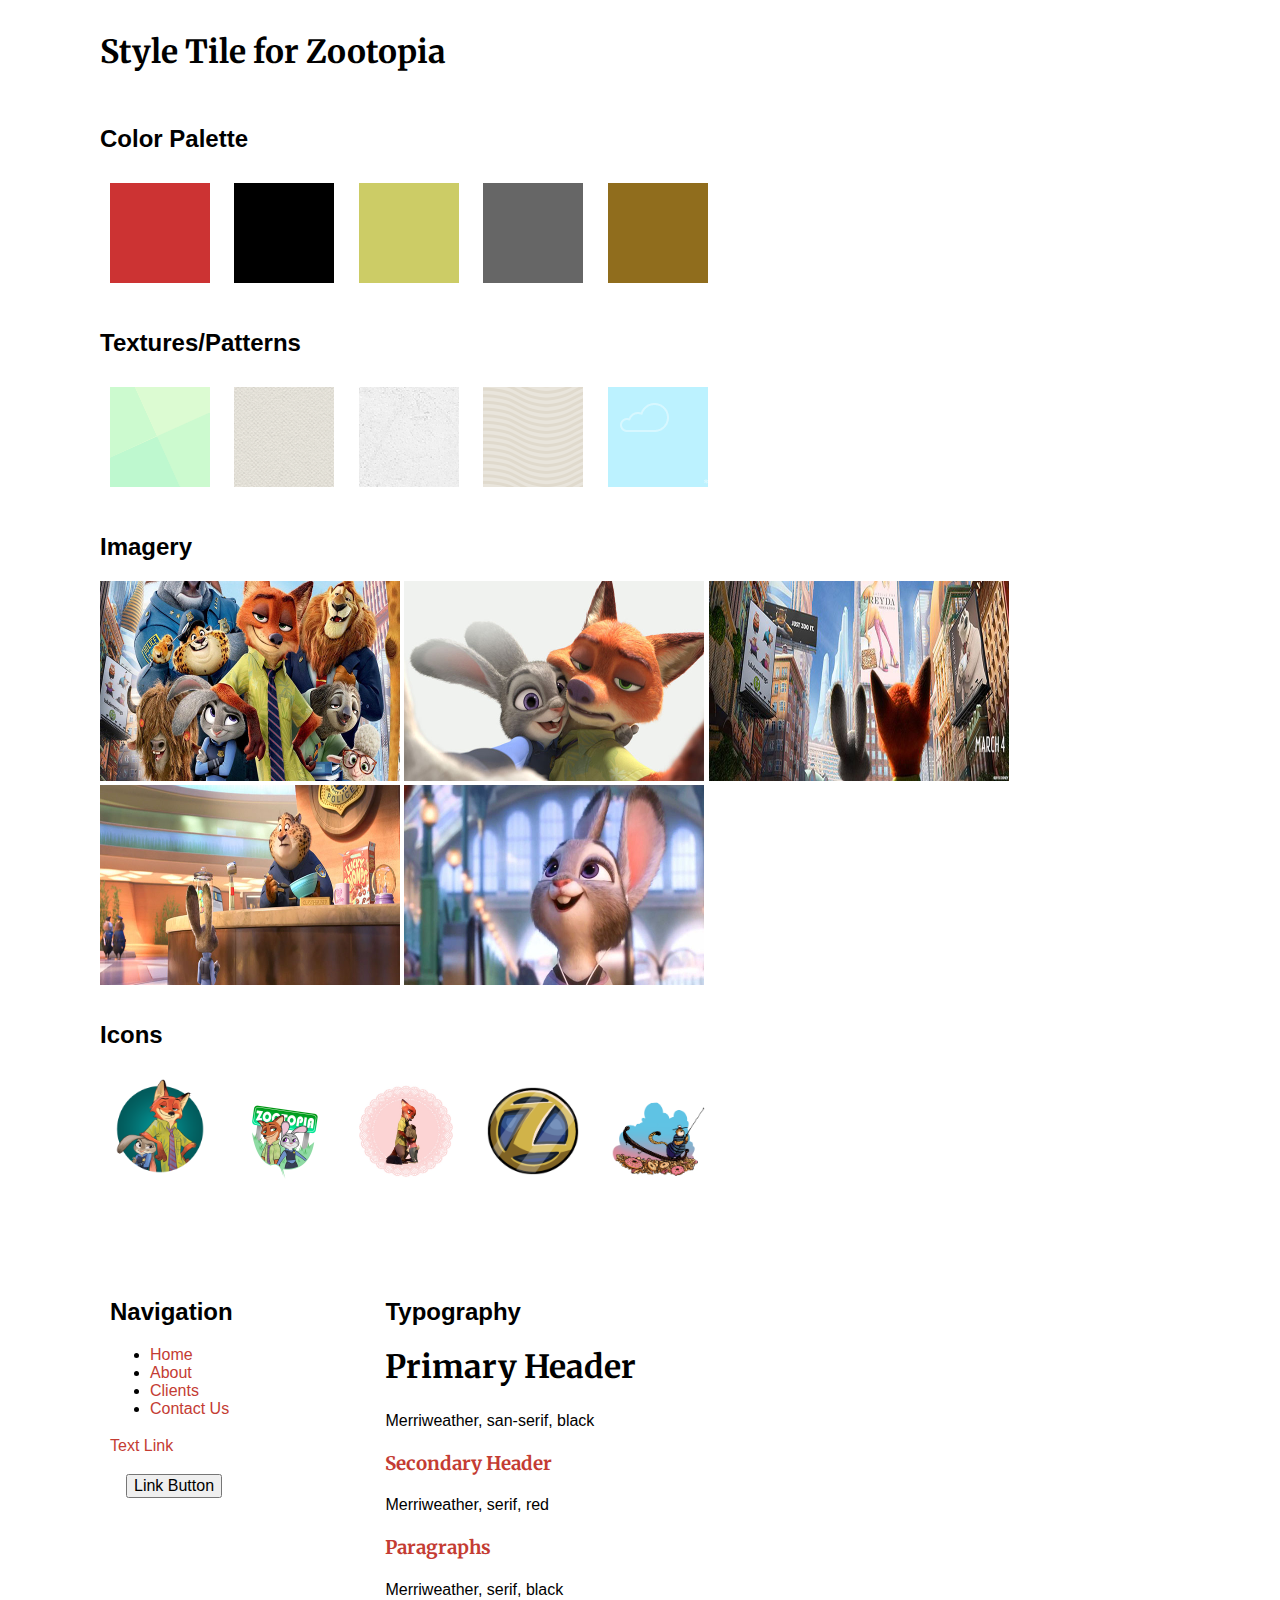
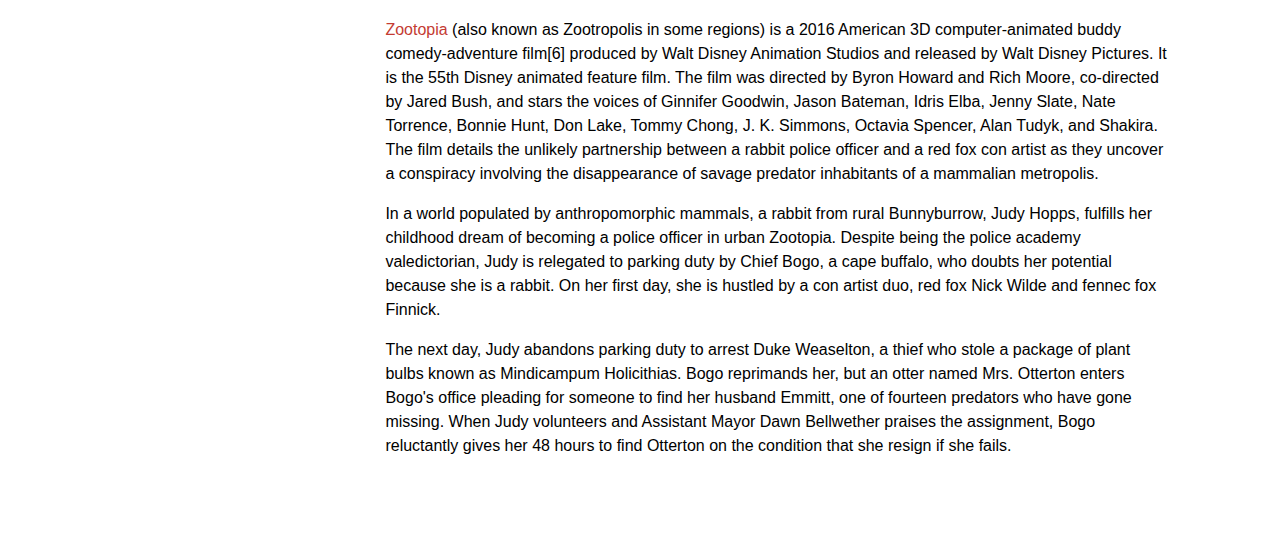
<file: style-tile/index.html>
<!doctype html>
<html lang="en">
<head>
  <meta charset="UTF-8" />
  <title>Style Tile for Zootopia</title>

 <link href='https://fonts.googleapis.com/css?family=Henny+Penny' rel='stylesheet' type='text/css'>    	
			
  <link rel="stylesheet" href="css/normalize.css">
  <link rel="stylesheet" href="css/grid.css">	
  <link rel="stylesheet" href="css/tile-template.css"> 			
  <link rel="stylesheet" href="css/styles.css">	
	
</head>
<body>
	

<!-- Project Info -->
	<section class="grid-container">
		<h1>Style Tile for Zootopia</h1>
	</section>

<!-- 
	Color Palette 
	* Add more colors to palette using: 
-->
	<section class="grid-container">
		<h2>Color Palette</h2>
		<div class="color-1"></div>
		<div class="color-2"></div>
		<div class="color-3"></div>
		<div class="color-4"></div>
		<div class="color-5"></div>		
	</section>

<!-- 
	Textues & Patterns 
	* Add more textures or patterns
-->
	<section class="grid-container">
		<h2>Textures/Patterns</h2>
		<div class="pattern-1"></div>
		<div class="pattern-2"></div>
		<div class="pattern-3"></div>
		<div class="pattern-4"></div>
		<div class="pattern-5"></div>
	</section>

<!-- 
	Imagery
-->
	<section class="grid-container">
		<h2>Imagery</h2>
		<div class="imagery-1">
			<img src="img/imagery1.jpg">
		</div>
		<div class="imagery-2">
			<img src="img/imagery2.jpg">
		</div>
		<div class="imagery-3">
			<img src="img/imagery3.jpg">
		</div>
		<div class="imagery-4">
			<img src="img/imagery4.jpeg">
		</div>
		<div class="imagery-5">
			<img src="img/imagery5.jpg">
		</div>
	</section>

<!-- 
	Icons
-->
	<section class="grid-container">
		<h2>Icons</h2>
		<div class="icon-1">
			<img src="img/icon1.png">
		</div>
		<div class="icon-2">
			<img src="img/icon2.png">
		</div>
		<div class="icon-3">
			<img src="img/icon3.jpg">
		</div>
		<div class="icon-4">
			<img src="img/icon4.png">
		</div>
		<div class="icon-5">
			<img src="img/icon5.png">
		</div>
	</section>	

<!-- Navigation -->
<section class="grid-container">
	
<!-- Primary Navigation -->	
	<section class="grid-3">
		<h2>Navigation</h2>
		<nav role='navigation'>
		  <ul>
		    <li><a href="#">Home</a></li>
		    <li><a href="#">About</a></li>
		    <li><a href="#">Clients</a></li>
		    <li><a href="#">Contact Us</a></li>
		  </ul>
		</nav>
		
		<p><a href="#">Text Link</a></p>
		<p><button>Link Button</button></p>

	</section>
		
	<!--  Typography Option 1 -->
	<section class="grid-9">				

		<h2>Typography</h2>

		<h1>Primary Header</h1>
		<p>Merriweather, san-serif, black</p>
		
		<h3>Secondary Header</h3>
		<p>Merriweather, serif, red</p>
		
		<h3>Paragraphs</h3>
		<p>Merriweather, serif, black</p>
			
        <p> <a href="#">Zootopia</a> (also known as Zootropolis in some regions) is a 2016 American 3D computer-animated buddy comedy-adventure film[6] produced by Walt Disney Animation Studios and released by Walt Disney Pictures. It is the 55th Disney animated feature film. The film was directed by Byron Howard and Rich Moore, co-directed by Jared Bush, and stars the voices of Ginnifer Goodwin, Jason Bateman, Idris Elba, Jenny Slate, Nate Torrence, Bonnie Hunt, Don Lake, Tommy Chong, J. K. Simmons, Octavia Spencer, Alan Tudyk, and Shakira. The film details the unlikely partnership between a rabbit police officer and a red fox con artist as they uncover a conspiracy involving the disappearance of savage predator inhabitants of a mammalian metropolis. </p>
			
		<p>In a world populated by anthropomorphic mammals, a rabbit from rural Bunnyburrow, Judy Hopps, fulfills her childhood dream of becoming a police officer in urban Zootopia. Despite being the police academy valedictorian, Judy is relegated to parking duty by Chief Bogo, a cape buffalo, who doubts her potential because she is a rabbit. On her first day, she is hustled by a con artist duo, red fox Nick Wilde and fennec fox Finnick.</p>

		<p>The next day, Judy abandons parking duty to arrest Duke Weaselton, a thief who stole a package of plant bulbs known as Mindicampum Holicithias. Bogo reprimands her, but an otter named Mrs. Otterton enters Bogo's office pleading for someone to find her husband Emmitt, one of fourteen predators who have gone missing. When Judy volunteers and Assistant Mayor Dawn Bellwether praises the assignment, Bogo reluctantly gives her 48 hours to find Otterton on the condition that she resign if she fails.</p>
	</section>



</section>


</body>
</html>
</file>
<file: style-tile/css/grid.css>
/* Global
================================ */

* {
	-webkit-box-sizing: border-box;
	-moz-box-sizing: border-box;
	box-sizing: border-box;
}


.grid-container {
	padding-left: 10px;
	padding-right: 10px;
	margin-left: auto;
	margin-right: auto;
}
img {
	width: 100%;
}

/* Media Queries
================================ */

@media (min-width: 1px) and (max-width: 767px)  {
	.grid-container > [class^="grid-"] {
		padding-top: 5px;
		padding-bottom: 5px;
	}
	.hide-mobile {
		display: none;
	}
}

@media (min-width: 768px) {

	/* Columns
	================================ */

	.grid-container > [class^="grid-"] {
		float: left;
		min-height: 1px;
		padding-left: 10px;
		padding-right: 10px;
		margin-left: 2%;
	}
	.grid-container > [class^="grid-"]:first-child {
		margin-left: 0;
	}
	.grid-container > [class^="grid-"]:last-child {
		float: right;
	}

	/* Columns are 65px wide, with 20px gutters
	=========================================== */

	.grid-1 {
		width: 6.5%;
	}
	.grid-2 {
		width: 15%;
	}
	.grid-3 {
		width: 23.5%;
	}
	.grid-4 {
		width: 32%;
	}
	.grid-5 {
		width: 40.5%;
	}
	.grid-6 {
		width: 49%;
	}
	.grid-7 {
		width: 57.5%;
	}
	.grid-8 {
		width: 66%;
	}
	.grid-9 {
		width: 74.5%;
	}
	.grid-10 {
		width: 83%;
	}
	.grid-11 {
		width: 91.5%;
	}
	.grid-12 {
		width: 100%;
	}

	/* Clearfix
	================================ */

	.grid-container:after,
	.group:after {
	  content: " ";
	  display: table;
	  clear: both;
	}
}
@media (min-width: 1200px) {
	.grid-container {
		max-width: 1100px;
	}
}
</file>
<file: style-tile/css/tile-template.css>
/* Boxes */
.color-1,
.color-2,
.color-3,
.color-4,
.color-5,
.pattern-1,
.pattern-2,
.pattern-3,
.pattern-4,
.pattern-5,
.icon-1,
.icon-2,
.icon-3,
.icon-4,
.icon-5 {
	border: 1px solid #000;
	display: inline-block;
	margin: 10px;
	height: 100px;
	width: 100px;
}

.imagery-1 img,
.imagery-2 img,
.imagery-3 img,
.imagery-4 img,
.imagery-5 img {
	border: 1px solid #000;
	height: 200px;
	width: 300px;
}

.imagery-1, 
.imagery-2, 
.imagery-3, 
.imagery-4, 
.imagery-5 {
	display: inline-block;
} 

section	{
	margin: 2em 0;
	position: relative;
}

.label {
	background: rgba(131,131,131,.5);
	color: #fff;
	padding: .5em;
	position: absolute;
	left: -60px;
	top: -30px;	
}

/* Forms & Tables */
td {
	border: 1px solid #000;
	padding: .5em;
}

label, input, button {
	display: block;
	margin: 1em;
}

/* Figure */
figure {
	border: 1px solid #000;
	padding: 1em;
}

/*******************************/
/* DO NOT EDIT BELOW THIS LINE */
/*******************************/
</file>
<file: style-tile/css/styles.css>
/* Fonts */
@import url('https://fonts.googleapis.com/css?family=Merriweather');


/***************/
/* YOUR STYLES */
/***************/

/* Color Palette */
.color-1 {
   background: #cc3333;
   border: none;
}

.color-2 {
    background: #000000;
    border: none;
}

.color-3 {
    background: #cccc66;
    border: none;
}

.color-4 {
    background: #666666;
    border: none;
}

.color-5 {
    background: #906d1d;
    border: none;
}
/* Textures or Patterns*/

.pattern-1 {
    background: url("../img/congruent_pentagon.png");
     border: none;
}

.pattern-2 {
    background: url("../img/seamless_paper_texture.png");
     border: none;
}

.pattern-3 {
    background: url("../img/concrete_seamless.png");
     border: none;
}

.pattern-4 {
    background: url("../img/wov.png");
     border: none;
}

.pattern-5 {
    background: url("../img/weather.png");
     border: none;
}

/* Imagery */
.imagery-1 img {
    border: none;
}

.imagery-2 img {
    border: none;
}

.imagery-3 img {
    border: none;
}

.imagery-4 img {
    border: none;
}

.imagery-5 img {
    border: none;
}

/* Icons */
.icon-1 {
    border: none;
}

.icon-2 {
    border: none;
}

.icon-3 {
    border: none;
}

.icon-4 {
    border: none;
}

.icon-5 {
    border: none;
}

/* Navigation */
a:link,
a:visited {
    color: #c43c33;
    text-decoration: none;
}


/* Typography */
h1 {
    font-family: 'Merriweather', serif;
    color: #000000;
}

h3 {
    font-family: 'Merriweather', serif;
    color: #c43c33;
}

p {
    line-height: 1.5em;
}
</file>
